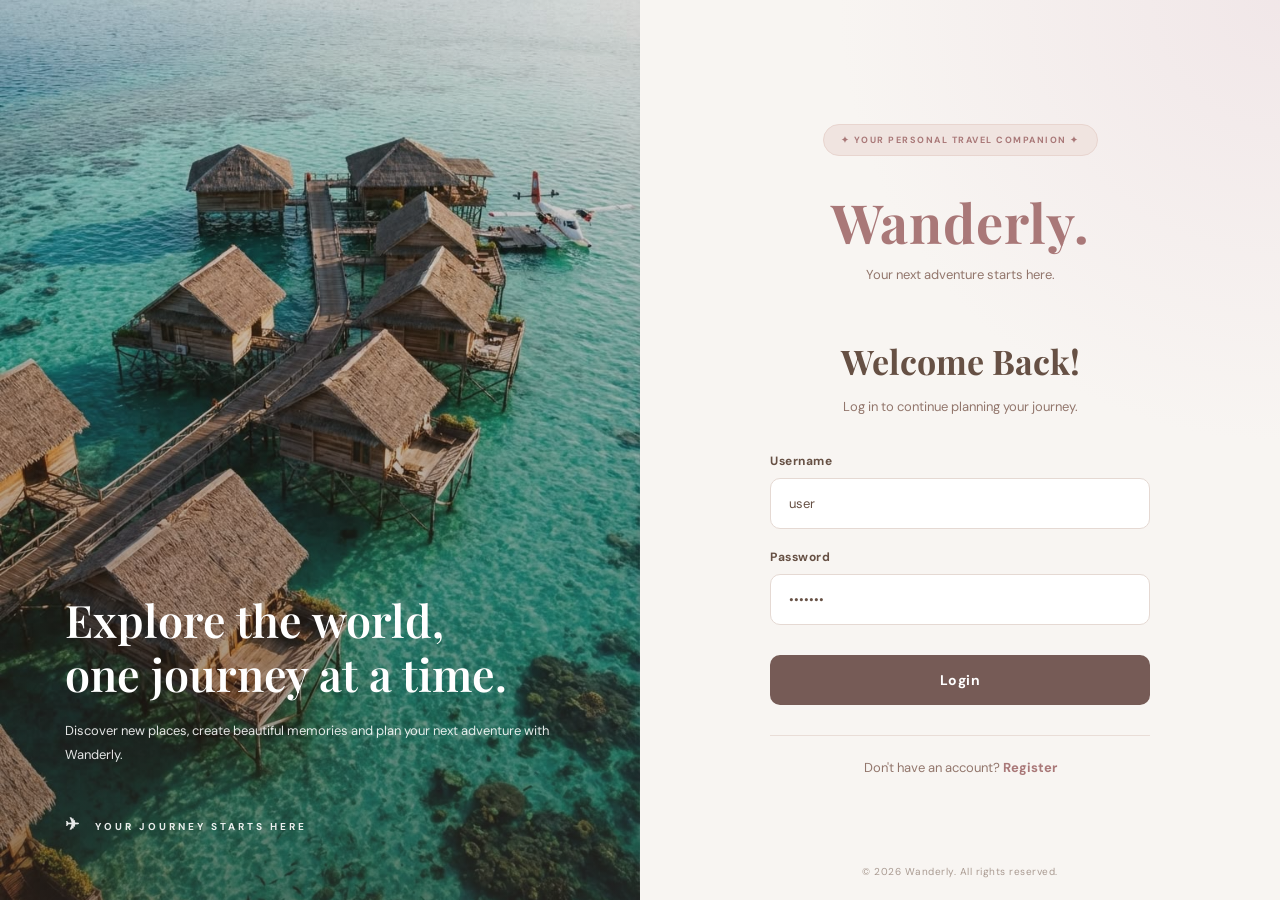
<file: index.html>
<!DOCTYPE html>
<html lang="en">
<head>
    <meta charset="UTF-8">
    <meta name="viewport" content="width=device-width, initial-scale=1.0">

    <title>Wanderly | Travel Planner</title>

    <!-- Google Fonts -->
    <link rel="preconnect" href="https://fonts.googleapis.com">
    <link rel="preconnect" href="https://fonts.gstatic.com" crossorigin>

    <link href="https://fonts.googleapis.com/css2?family=DM+Sans:wght@400;500;600;700&family=Playfair+Display:wght@500;600;700&display=swap" rel="stylesheet">

    <!-- CSS -->
    <link rel="stylesheet" href="style.css">

</head>

<body>

    <div class="login-container">

        <!-- LEFT SIDE: TRAVEL IMAGE -->

        <div class="login-image-panel">

            <div class="image-overlay">

                <h1>
                    Explore the world,<br>
                    one journey at a time.
                </h1>

                <p>
                    Discover new places, create beautiful memories
                    and plan your next adventure with Wanderly.
                </p>

                <div class="image-caption">
                    <span>✈</span>
                    YOUR JOURNEY STARTS HERE
                </div>

            </div>

        </div>


        <!-- RIGHT SIDE: LOGIN FORM -->

        <div class="login-form-panel">

            <div class="login-box">

                <h1>Wanderly.</h1>

                <p class="subtitle">
                    Your next adventure starts here.
                </p>

                <h2>Welcome Back!</h2>

                <p class="description">
                    Log in to continue planning your journey.
                </p>


                <!-- LOGIN FORM -->

                <form id="loginForm">

                    <label for="username">Username</label>
                    <input
                     type="text"
                     id="username"
                     placeholder="Enter your username"
                     value="user"
>

                    <label for="password">Password</label>
                    <input
                     type="password"
                     id="password"
                     placeholder="Enter your password"
                     value="user123"
>
                    


                    <button type="submit">
                        Login
                    </button>

                    <p id="errorMessage"></p>

                </form>


                <!-- REGISTER LINK -->

                <p class="register-text">

                    Don't have an account?

                    <a href="register.html">Register</a>

                </p>

            </div>


            <!-- FOOTER -->

            <p class="login-footer">
                © 2026 Wanderly. All rights reserved.
            </p>

        </div>

    </div>


    <!-- JAVASCRIPT -->

    <script src="script.js"></script>

</body>
</html>
</file>
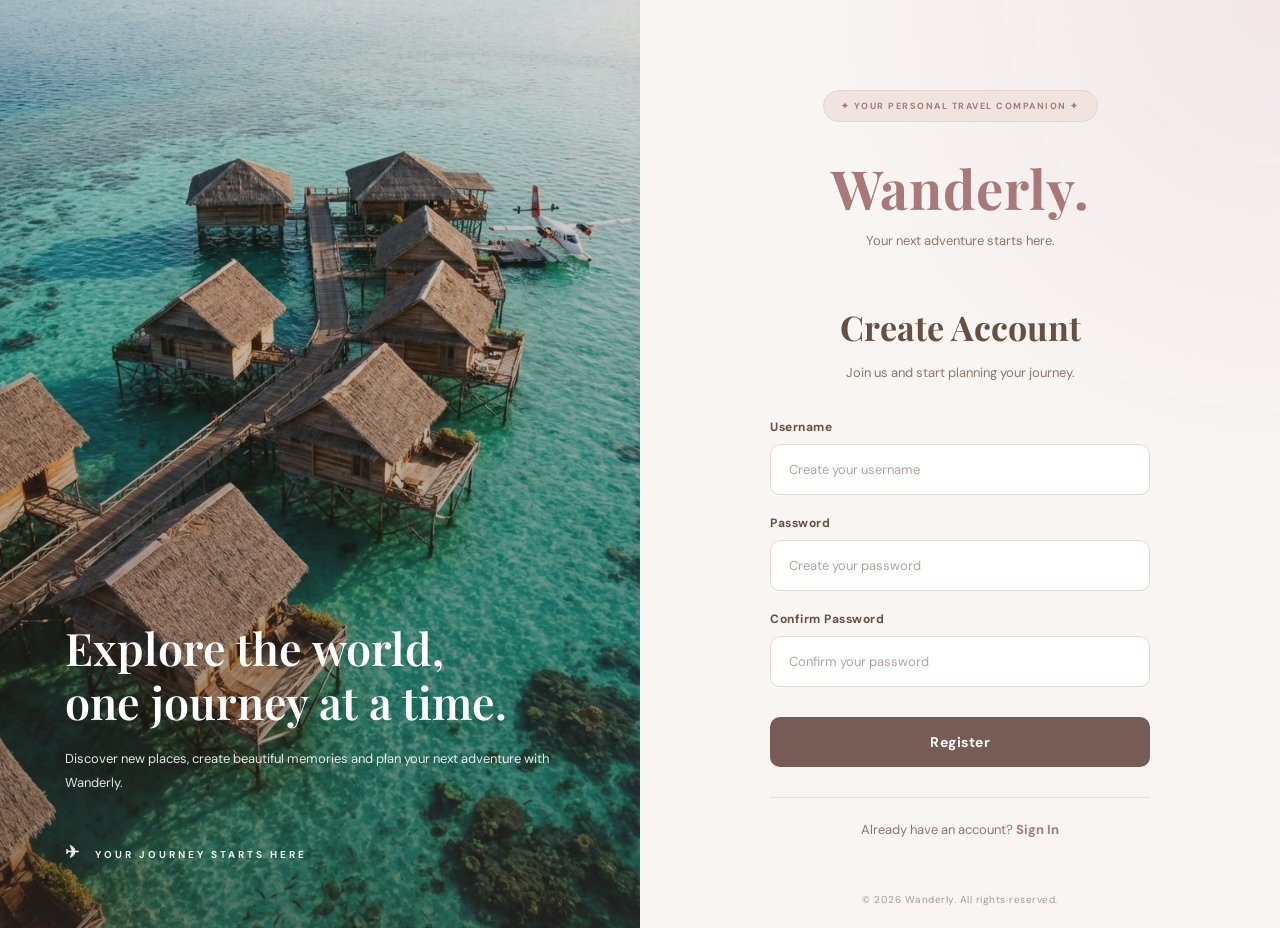
<file: register.html>
<!DOCTYPE html>
<html lang="en">
<head>
    <meta charset="UTF-8">
    <meta name="viewport" content="width=device-width, initial-scale=1.0">

    <title>Wanderly | Register</title>

    <!-- Google Fonts -->
    <link rel="preconnect" href="https://fonts.googleapis.com">
    <link rel="preconnect" href="https://fonts.gstatic.com" crossorigin>

    <link href="https://fonts.googleapis.com/css2?family=DM+Sans:wght@400;500;600;700&family=Playfair+Display:wght@500;600;700&display=swap" rel="stylesheet">

    <!-- CSS -->
    <link rel="stylesheet" href="style.css">
</head>

<body>

    <div class="login-container">

        <!-- LEFT SIDE: TRAVEL IMAGE -->

        <div class="login-image-panel">

            <div class="image-overlay">

                <h1>
                    Explore the world,<br>
                    one journey at a time.
                </h1>

                <p>
                    Discover new places, create beautiful memories
                    and plan your next adventure with Wanderly.
                </p>

                <div class="image-caption">
                    <span>✈</span>
                    YOUR JOURNEY STARTS HERE
                </div>

            </div>

        </div>


        <!-- RIGHT SIDE: REGISTER FORM -->

        <div class="login-form-panel">

            <div class="login-box">

                <h1>Wanderly.</h1>

                <p class="subtitle">
                    Your next adventure starts here.
                </p>

                <h2>Create Account</h2>

                <p class="description">
                    Join us and start planning your journey.
                </p>


                <!-- REGISTER FORM -->

                <form id="registerForm">

                    <label for="newUsername">Username</label>

                    <input
                        type="text"
                        id="newUsername"
                        placeholder="Create your username"
                    >


                    <label for="newPassword">Password</label>

                    <input
                        type="password"
                        id="newPassword"
                        placeholder="Create your password"
                    >


                    <label for="confirmPassword">Confirm Password</label>

                    <input
                        type="password"
                        id="confirmPassword"
                        placeholder="Confirm your password"
                    >


                    <button type="submit">
                        Register
                    </button>

                    <p id="registerMessage"></p>

                </form>


                <!-- SIGN IN LINK -->

                <p class="register-text">
                    Already have an account?
                    <a href="index.html">Sign In</a>
                </p>

            </div>


            <!-- FOOTER -->

            <p class="login-footer">
                © 2026 Wanderly. All rights reserved.
            </p>

        </div>

    </div>


    <!-- JAVASCRIPT -->

    <script src="script.js"></script>

</body>
</html>
</file>
<file: style.css>
/* =====================================
   WANDERLY - GLOBAL
===================================== */

* {
    margin: 0;
    padding: 0;
    box-sizing: border-box;
}

body {
    min-height: 100vh;
    font-family: 'DM Sans', sans-serif;
}


/* =====================================
   LOGIN CONTAINER
===================================== */

.login-container {
    min-height: 100vh;
    width: 100%;
    display: flex;
    overflow: hidden;
    background: #F8F5F2;
    padding: 0;
    position: relative;
}


/* =====================================
   LEFT SIDE - TRAVEL IMAGE
===================================== */

.login-image-panel {
    width: 50%;
    min-height: 100vh;

    background-image:
        linear-gradient(
            to bottom,
            rgba(55, 39, 35, 0.12),
            rgba(55, 39, 35, 0.55)
        ),
        url("sea.jpg");

    background-size: cover;
    background-position: center;
    background-repeat: no-repeat;

    display: flex;
    align-items: flex-end;
    padding: 65px;
    position: relative;
}

.image-overlay {
    color: white;
    width: 100%;
    animation: fadeUp 0.9s ease;
}

.image-overlay h1 {
    font-family: 'Playfair Display', serif;
    font-size: clamp(32px, 3.5vw, 52px);
    line-height: 1.2;
    font-weight: 600;
    margin-bottom: 18px;
}

.image-overlay p {
    font-size: 13px;
    line-height: 1.9;
    color: rgba(255, 255, 255, 0.88);
}

.image-caption {
    margin-top: 45px;
    font-size: 10px;
    letter-spacing: 3px;
    font-weight: 700;
    color: rgba(255, 255, 255, 0.9);
}

.image-caption span {
    margin-right: 8px;
    font-size: 17px;
}


/* =====================================
   RIGHT SIDE - LOGIN PANEL
===================================== */

.login-form-panel {
    width: 50%;
    min-height: 100vh;

    display: flex;
    flex-direction: column;
    justify-content: center;
    align-items: center;

    padding: 55px 9%;
    background:
        radial-gradient(
            circle at top right,
            rgba(235, 219, 224, 0.55),
            transparent 40%
        ),
        #F8F5F2;

    position: relative;
}


/* =====================================
   LOGIN BOX
===================================== */

.login-box {
    width: 100%;
    max-width: 440px;

    padding: 35px 15px;

    background: transparent;
    border: none;
    border-radius: 0;
    box-shadow: none;

    animation: fadeUp 0.8s ease;
}


/* =====================================
   BRANDING
===================================== */

.login-box::before {
    content: "✦ YOUR PERSONAL TRAVEL COMPANION ✦";

    display: block;
    width: fit-content;
    margin: 0 auto 30px;
    padding: 9px 17px;

    background: #F0E4E0;
    border: 1px solid #E8D5CF;
    border-radius: 30px;

    color: #A97878;
    font-size: 9px;
    font-weight: 700;
    letter-spacing: 1.5px;
}

.login-box h1 {
    font-family: 'Playfair Display', serif;
    font-size: 54px;
    letter-spacing: 1px;
    color: #A97878;
    text-align: center;
    margin-bottom: 8px;
}

.login-box .subtitle {
    color: #92766C;
    text-align: center;
    font-size: 13px;
    margin-bottom: 55px;
}


/* =====================================
   WELCOME TEXT
===================================== */

.login-box h2 {
    font-family: 'Playfair Display', serif;
    font-size: 34px;
    color: #665044;
    text-align: center;
    margin-bottom: 12px;
}

.login-box .description {
    color: #92766C;
    text-align: center;
    font-size: 13px;
    line-height: 1.7;
    margin-bottom: 35px;
}


/* =====================================
   LOGIN FORM
===================================== */

.login-box label {
    display: block;
    margin-top: 20px;
    margin-bottom: 9px;

    font-size: 12px;
    font-weight: 700;
    color: #665044;
    letter-spacing: 0.5px;
}

.login-box input {
    width: 100%;
    padding: 16px 18px;

    background: #FFFFFF;
    border: 1px solid #E5D9D3;
    border-radius: 10px;

    outline: none;

    font-family: 'DM Sans', sans-serif;
    font-size: 13px;
    color: #665044;

    transition: all 0.3s ease;
}

.login-box input::placeholder {
    color: #B2A49D;
}

.login-box input:hover {
    border-color: #CDA5A0;
}

.login-box input:focus {
    border-color: #B78383;
    box-shadow: 0 0 0 4px rgba(183, 131, 131, 0.10);
}


/* =====================================
   LOGIN BUTTON
===================================== */

.login-box button {
    width: 100%;
    padding: 16px;
    margin-top: 30px;

    background: #765B56;
    color: white;

    border: none;
    border-radius: 10px;

    font-family: 'DM Sans', sans-serif;
    font-size: 14px;
    font-weight: 700;
    letter-spacing: 0.5px;

    cursor: pointer;
    transition: all 0.3s ease;
}

.login-box button:hover {
    background: #59413D;
    transform: translateY(-2px);
    box-shadow: 0 7px 18px rgba(102, 80, 68, 0.18);
}

.login-box button:active {
    transform: translateY(0);
}


/* =====================================
   ERROR MESSAGE
===================================== */

#errorMessage {
    color: #B45E5E;
    font-size: 12px;
    text-align: center;
    margin-top: 12px;
}


/* =====================================
   REGISTER TEXT
===================================== */

.register-text {
    text-align: center;
    color: #92766C;
    margin-top: 30px;
    padding-top: 23px;

    border-top: 1px solid #E9DDD7;

    font-size: 13px;
}

.register-text a {
    color: #A97878;
    font-weight: 700;
    text-decoration: none;
    transition: 0.3s;
}

.register-text a:hover {
    color: #875D60;
    text-decoration: underline;
}


/* =====================================
   LOGIN FOOTER
===================================== */

.login-footer {
    position: absolute;
    bottom: 22px;

    color: #A99A91;
    font-size: 10px;
    letter-spacing: 0.5px;
}


/* =====================================
   ANIMATION
===================================== */

@keyframes fadeUp {
    from {
        opacity: 0;
        transform: translateY(18px);
    }

    to {
        opacity: 1;
        transform: translateY(0);
    }
}


/* =====================================
   RESPONSIVE LOGIN
===================================== */

@media (max-width: 900px) {

    .login-image-panel {
        padding: 40px;
    }

    .login-form-panel {
        padding: 40px 6%;
    }

    .login-box h1 {
        font-size: 45px;
    }

    .login-box h2 {
        font-size: 29px;
    }
}

@media (max-width: 650px) {

    .login-container {
        flex-direction: column;
    }

    .login-image-panel {
        width: 100%;
        min-height: 280px;
        padding: 35px 28px;
        background-position: center 55%;
    }

    .image-overlay h1 {
        font-size: 32px;
    }

    .image-overlay p {
        font-size: 11px;
    }

    .image-caption {
        margin-top: 20px;
        font-size: 9px;
    }

    .login-form-panel {
        width: 100%;
        min-height: 650px;
        padding: 35px 25px 65px;
    }

    .login-box {
        max-width: 440px;
        padding: 25px 5px;
    }

    .login-box h1 {
        font-size: 45px;
    }

    .login-box .subtitle {
        margin-bottom: 40px;
    }

    .login-box h2 {
        font-size: 29px;
    }

    .login-footer {
        bottom: 18px;
    }
}

@media (max-width: 380px) {

    .login-image-panel {
        min-height: 240px;
    }

    .login-form-panel {
        padding-left: 20px;
        padding-right: 20px;
    }

    .login-box h1 {
        font-size: 40px;
    }

    .login-box::before {
        font-size: 8px;
        letter-spacing: 1px;
    }
}

/* =====================================
   SHARED NAVBAR
===================================== */

.navbar {
    display: flex;
    justify-content: space-between;
    align-items: center;
    padding: 20px 7%;
    background: #FFF9F0;
    border-bottom: 1px solid #E8D9C8;
}

.logo {
    font-size: 25px;
    font-weight: 700;
    color: #A97878;
}

.nav-links {
    display: flex;
    list-style: none;
    gap: 35px;
    margin: 0;
    padding: 0;
}

.nav-links a {
    text-decoration: none;
    color: #665044;
    font-size: 14px;
    font-weight: 500;
}

.nav-links a:hover,
.nav-links a.active {
    color: #8F5F58;
}


/* =====================================
   DASHBOARD LAYOUT
===================================== */

.dashboard-container {
    display: flex;
    min-height: 100vh;
    background-color: #F8EBDD;
}

.sidebar {
    width: 240px;
    background-color: #FFF9F0;
    padding: 30px 20px;
    box-sizing: border-box;
    display: flex;
    flex-direction: column;
    border-right: 1px solid #E8D9C8;
}

.sidebar-logo {
    font-family: 'Playfair Display', serif;
    color: #A97878;
    font-size: 30px;
    margin: 0;
}

.sidebar-subtitle {
    font-size: 10px;
    letter-spacing: 2px;
    color: #92766C;
    margin-bottom: 40px;
}

.sidebar-menu {
    display: flex;
    flex-direction: column;
    gap: 12px;
}

.sidebar-menu a,
.sidebar-bottom a {
    text-decoration: none;
    color: #665044;
    padding: 13px;
    border-radius: 10px;
    font-size: 14px;
    transition: 0.3s;
}

.sidebar-menu a:hover,
.sidebar-menu a.active {
    background-color: #EAD5C9;
    color: #8F5F58;
}

.sidebar-bottom {
    margin-top: auto;
}

.dashboard-content {
    flex: 1;
    padding: 45px;
}

.dashboard-content h1 {
    font-family: 'Playfair Display', serif;
    color: #665044;
}


/* =====================================
   DASHBOARD HEADER
===================================== */

.dashboard-header {
    display: flex;
    justify-content: space-between;
    align-items: center;
    margin-bottom: 35px;
}

.welcome-label {
    color: #A97878;
    font-size: 11px;
    letter-spacing: 2px;
    font-weight: 700;
}

.dashboard-header h1 {
    font-family: 'Playfair Display', serif;
    font-size: 34px;
    margin-bottom: 5px;
}

.dashboard-header p {
    color: #92766C;
}

.date-display {
    background: #FFF9F0;
    color: #A97878;
    padding: 13px 20px;
    border-radius: 12px;
}


/* =====================================
   DASHBOARD SUMMARY CARDS
===================================== */

.summary-cards {
    display: grid;
    grid-template-columns: repeat(3, 1fr);
    gap: 22px;
}

.summary-card {
    background: #FFF9F0;
    padding: 25px;
    border-radius: 18px;
    border: 1px solid #E8D9C8;
    box-shadow: 0 5px 15px rgba(102, 80, 68, 0.05);
}

.card-icon {
    background: #F0DFD4;
    color: #A97878;
    width: 42px;
    height: 42px;
    display: flex;
    align-items: center;
    justify-content: center;
    border-radius: 12px;
    font-size: 20px;
}

.summary-card p {
    color: #92766C;
    font-size: 14px;
}

.summary-card h2 {
    color: #665044;
    font-size: 27px;
    margin: 10px 0;
    font-family: 'Playfair Display', serif;
}

.summary-card span {
    color: #A78F80;
    font-size: 12px;
}


/* =====================================
   SHARED SECTION HEADINGS
===================================== */

.section-heading {
    display: flex;
    justify-content: space-between;
    align-items: center;
    margin-bottom: 20px;
}

.section-heading h2 {
    font-family: 'Playfair Display', serif;
    color: #665044;
    font-size: 27px;
    margin-top: 5px;
}

.section-heading a {
    color: #A97878;
    text-decoration: none;
    font-size: 14px;
    font-weight: 600;
}

.section-heading a:hover {
    color: #8F5F58;
}


/* =====================================
   DASHBOARD UPCOMING TRIPS
===================================== */

.upcoming-section {
    margin-top: 45px;
}

.trip-cards {
    display: grid;
    grid-template-columns: repeat(2, minmax(0, 1fr));
    gap: 22px;
}

.trip-cards:has(.no-trips-message) {
    grid-template-columns: 1fr;
    justify-items: center;
}


/* =====================================
   SHARED TRIP CARD DESIGN
===================================== */

.trip-card {
    background: #FFF9F0;
    border-radius: 18px;
    overflow: hidden;
    border: 1px solid #E8D9C8;
    box-shadow: 0 5px 15px rgba(102, 80, 68, 0.05);
    transition: 0.3s ease;
}

.trip-card:hover {
    transform: translateY(-5px);
    box-shadow: 0 8px 20px rgba(100, 70, 50, 0.12);
}

.trip-card img {
    width: 100%;
    height: 190px;
    object-fit: cover;
    display: block;
}

.trip-info {
    padding: 20px;
}

.trip-info h3 {
    font-family: 'Playfair Display', serif;
    font-size: 23px;
    color: #665044;
    margin: 15px 0 10px;
}

.trip-info p {
    font-size: 13px;
    color: #92766C;
    margin: 8px 0;
}

.trip-status {
    display: inline-block;
    background: #EAD5C9;
    color: #8F5F58;
    padding: 7px 13px;
    border-radius: 20px;
    font-size: 11px;
}


/* =====================================
   SHARED EMPTY TRIP MESSAGE
===================================== */

.no-trips-message {
    width: 100%;
    max-width: 650px;
    min-height: 250px;
    padding: 35px 20px;
    margin: 0 auto;
    background: #FBF5F0;
    border: 1px dashed #D9B5AC;
    border-radius: 18px;
    display: flex;
    flex-direction: column;
    align-items: center;
    justify-content: center;
    text-align: center;
    box-sizing: border-box;
}

.empty-trip-icon {
    width: 65px;
    height: 65px;
    background: #F1DDD7;
    color: #A97878;
    border-radius: 50%;
    display: flex;
    align-items: center;
    justify-content: center;
    font-size: 28px;
    margin-bottom: 15px;
}

.no-trips-message h3 {
    font-family: 'Playfair Display', serif;
    font-size: 23px;
    color: #765B56;
    margin: 5px 0 10px;
}

.no-trips-message p {
    font-family: 'DM Sans', sans-serif;
    font-size: 13px;
    color: #987E77;
    line-height: 1.7;
    margin: 3px 0;
}

.add-first-trip-btn {
    display: inline-block;
    margin-top: 20px;
    padding: 12px 24px;
    background: #B98278;
    color: white;
    text-decoration: none;
    font-family: 'DM Sans', sans-serif;
    font-size: 13px;
    font-weight: 600;
    border-radius: 25px;
    transition: 0.3s ease;
}

.add-first-trip-btn:hover {
    background: #98675F;
    transform: translateY(-3px);
    box-shadow: 0 5px 15px rgba(169, 120, 120, 0.2);
}


/* =====================================
   DASHBOARD EXPENSE OVERVIEW
===================================== */

.expense-section {
    margin-top: 45px;
    margin-bottom: 40px;
}

.expense-section h2 {
    font-family: 'Playfair Display', serif;
    font-size: 27px;
    color: #665044;
    margin-bottom: 20px;
}

.chart-container {
    width: 100%;
    min-height: 350px;
    padding: 25px;
    background: #FFF9F0;
    border: 1px solid #E8D9C8;
    border-radius: 18px;
    box-shadow: 0 5px 15px rgba(102, 80, 68, 0.05);
    box-sizing: border-box;
    display: flex;
    align-items: center;
    justify-content: center;
}

#expenseChart {
    width: 100%;
}


/* =====================================
   DASHBOARD BUDGET BUTTONS
===================================== */

.expense-actions {
    display: flex;
    align-items: center;
    gap: 12px;
    flex-wrap: wrap;
}

.view-budget-btn {
    display: inline-block;
    padding: 11px 20px;
    background: #F0A99D;
    color: white;
    text-decoration: none;
    font-family: 'DM Sans', sans-serif;
    font-size: 12px;
    font-weight: 600;
    border-radius: 25px;
    transition: 0.3s ease;
}

.view-budget-btn:hover {
    background: #D76D5D;
    transform: translateY(-3px);
    box-shadow: 0 5px 12px rgba(169, 120, 120, 0.2);
}

.add-expense-btn {
    display: inline-block;
    padding: 11px 20px;
    background: #765B56;
    color: white;
    text-decoration: none;
    font-family: 'DM Sans', sans-serif;
    font-size: 12px;
    font-weight: 600;
    border-radius: 25px;
    transition: 0.3s ease;
}

.add-expense-btn:hover {
    background: #59413D;
    transform: translateY(-3px);
}


/* =====================================
   RESPONSIVE DASHBOARD
===================================== */

@media screen and (max-width: 768px) {

    .dashboard-container {
        flex-direction: column;
    }

    .sidebar {
        width: 100%;
        min-height: auto;
    }

    .sidebar-menu {
        display: flex;
        flex-wrap: wrap;
        gap: 10px;
    }

    .sidebar-bottom {
        margin-top: 15px;
    }

    .dashboard-content {
        width: 100%;
        padding: 20px;
        box-sizing: border-box;
    }

    .summary-cards {
        grid-template-columns: 1fr;
    }

    .trip-cards {
        grid-template-columns: 1fr;
    }

    .dashboard-header {
        flex-direction: column;
        align-items: flex-start;
        gap: 15px;
    }

    .section-heading h2,
    .expense-section h2 {
        font-size: 23px;
    }

    .chart-container {
        min-height: 300px;
        padding: 15px;
    }

    .no-trips-message {
        max-width: 100%;
        min-height: 230px;
        padding: 25px 15px;
    }

    .expense-actions {
        margin-top: 12px;
    }
}
/* =====================================
   WIDE LOGIN RESPONSIVE
===================================== */

@media (max-width: 700px) {

    .login-box {
        max-width: 480px;
        padding: 40px 28px;
    }

}

@media (max-width: 400px) {

    .login-box {
        padding: 35px 22px;
    }

}
</file>
